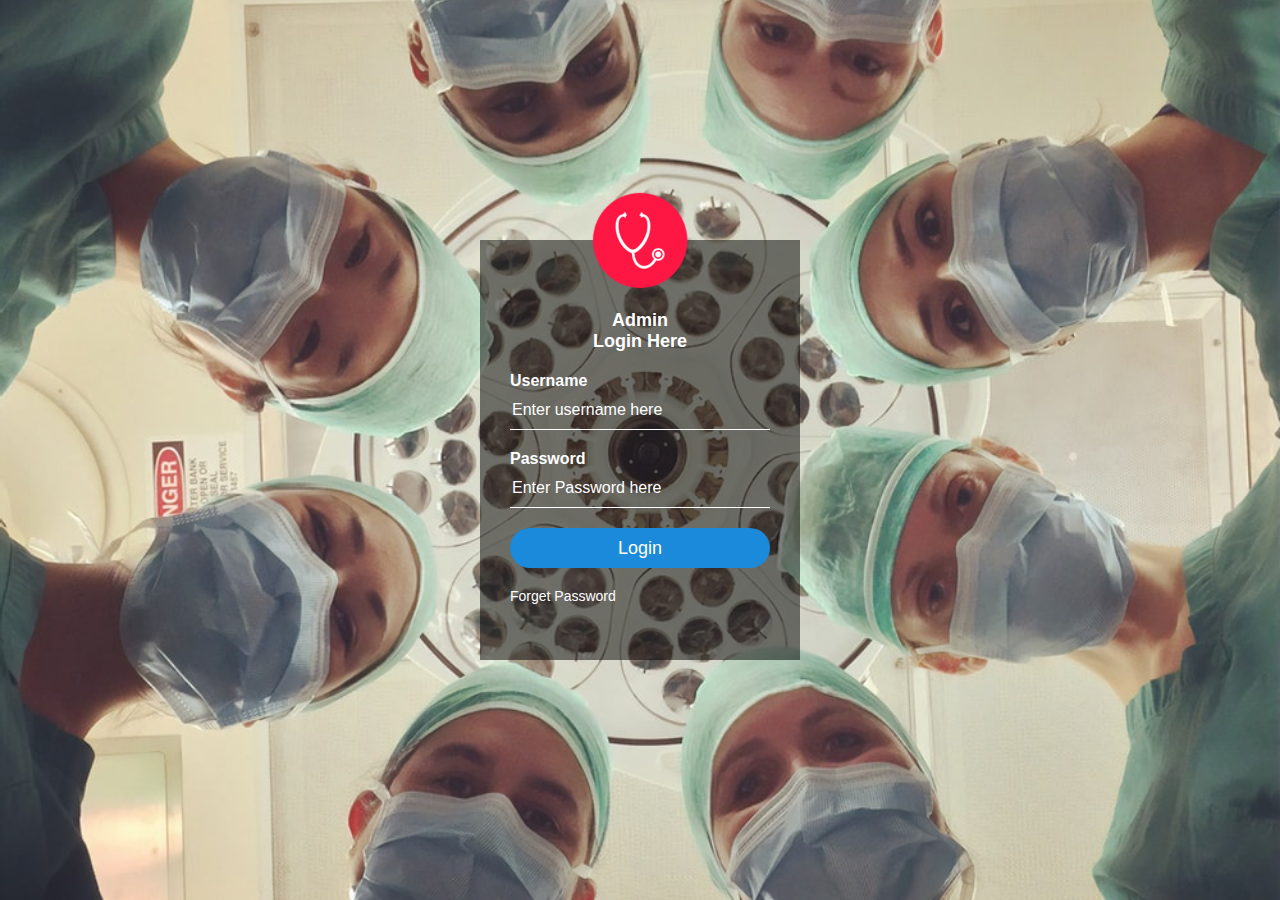
<file: static/login.html>
<html lang="en">
<head>
    <link rel="stylesheet" href="style.css" >
    <link rel="icon" href="logo.png" type="image/gif" sizes="16x16">
    <meta charset="UTF-8">
    <meta name="viewport" content="width=device-width, initial-scale=1.0">
    <title>HMS | Login Page</title>
    
</head>
<body>
    

<div class="login-box">

<img src="logo.png" alt="Logo" class="avatar">
    <h1>Admin<br>Login Here</h1>
    <form action="#" method="post">

        <p>Username</p>
        <input type="text" required name="username" placeholder="Enter username here">
        <p>Password</p>
        <input type="password" name="password" required placeholder="Enter Password here">
        <a href="index.html">
            <input type="button" name="button" value="Login">
            <style>
            input[type="button"]
            {
            border: none;
            outline: none;
            height: 40px;
            font-size: 18px;
            border-radius: 20px;
            color: #fff;
            background: #1c8adb;
            }
            input[type=button]:hover
            {
            cursor: pointer;
            background: #39dc79;
            color: #000;
            }
            </style>
        </a>
        <a href="#">Forget Password</a>

    </form>

</div>


</body>
</html>
</file>
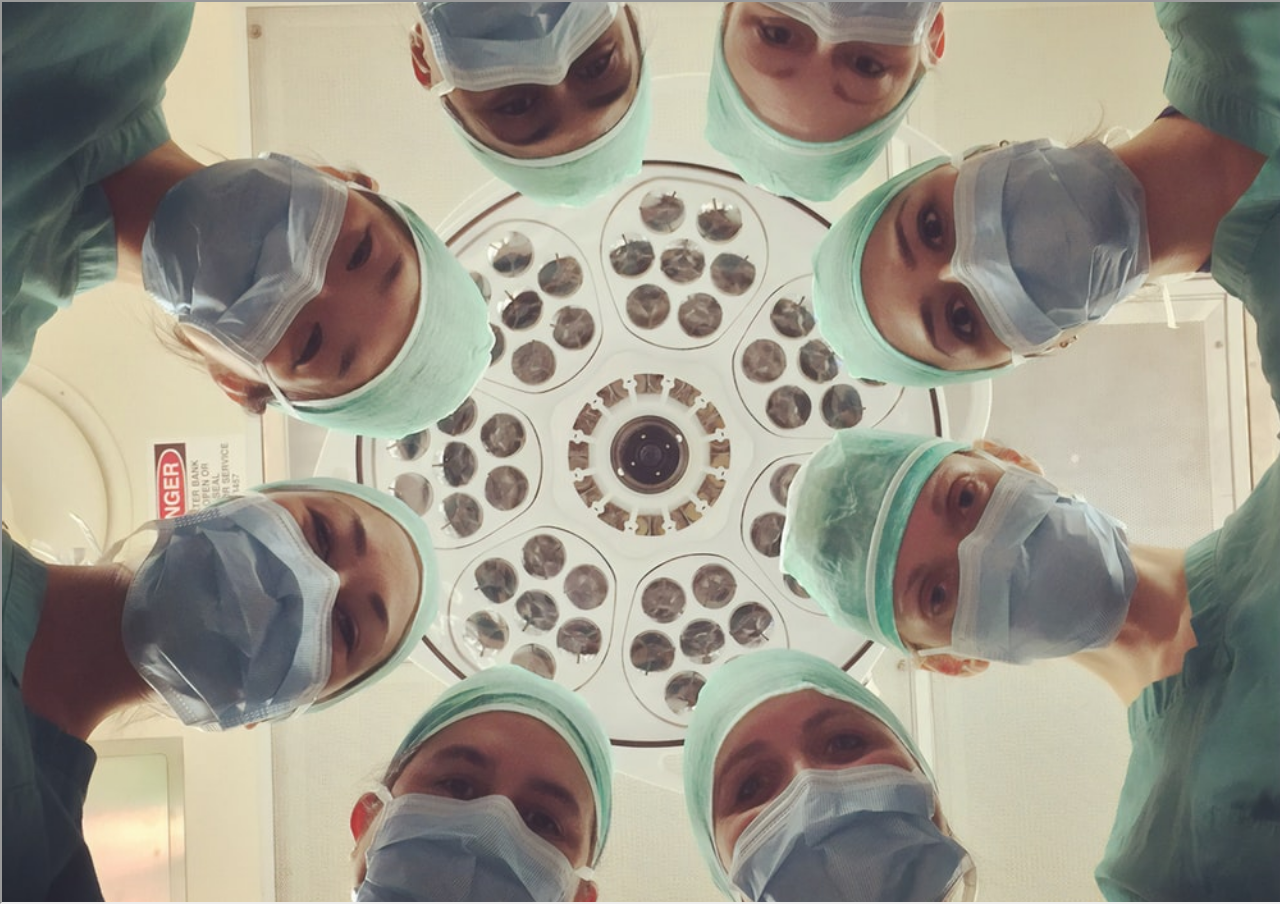
<file: static/newchat.html>
<!DOCTYPE html>
<html lang="en" dir="ltr">
  <head>
    <meta charset="utf-8">
    <link rel="icon" href="logo.png" type="image/gif" sizes="16x16">
    <title>HMS | ChatBot Page</title>
    <style>
      html, body { height: 100%; }
      body { margin: 0; }
      iframe {
        height: 100%;
        width: 100%;
        margin: 0;
        padding: 0;
        background: url(loginbg.jpg);
        background-size: cover;
        background-position: center;
        font-family:'Arial Narrow Bold', sans-serif;
      }
    </style>
  </head>
  <body>
    <iframe src="https://healthcare-bot-ey4erahfscoqi.azurewebsites.net/" width="600" height="600"></iframe>
  </body>
</html>
</file>
<file: static/style.css>
body{

    margin: 0;
    padding: 0;
    background: url(loginbg.jpg);
    background-size: cover;
    background-position: center;
    font-family:'Arial Narrow Bold', sans-serif;

}

.login-box{
width: 320px;
height: 420px;
background: rgba(0, 0, 0, 0.5);
color: #fff;
top: 50%;
left: 50%;
position: absolute;
transform: translate(-50%,-50%);
box-sizing: border-box;
padding: 70px 30px;

}

.avatar
{

    width: 100px;
    height: 100px;
    border-radius: 50%;
    position: absolute;
    top: -50px;
    left: calc(50% - 50px);
}

h1{

    margin: 0;
    padding: 0 0 20px;
    text-align: center;
    font-size: 18px;

}
.login-box p{
    margin: 0;
    padding: 0;
    font-weight: bold;



}

.login-box input{

    width: 100%;
    margin-bottom: 20px ;


}

.login-box input[type="text"] , input[type="password"]
{

border: none;
border-bottom: 1px solid #fff;
background: transparent;
outline: none;
height: 40px;
color: #fff;
font-size: 16px;


}

.login-box ::placeholder
{

    color: #fff;
}



.login-box a{

    text-decoration: none;
    font-size: 14px;
    color: #fff;

}
</file>
